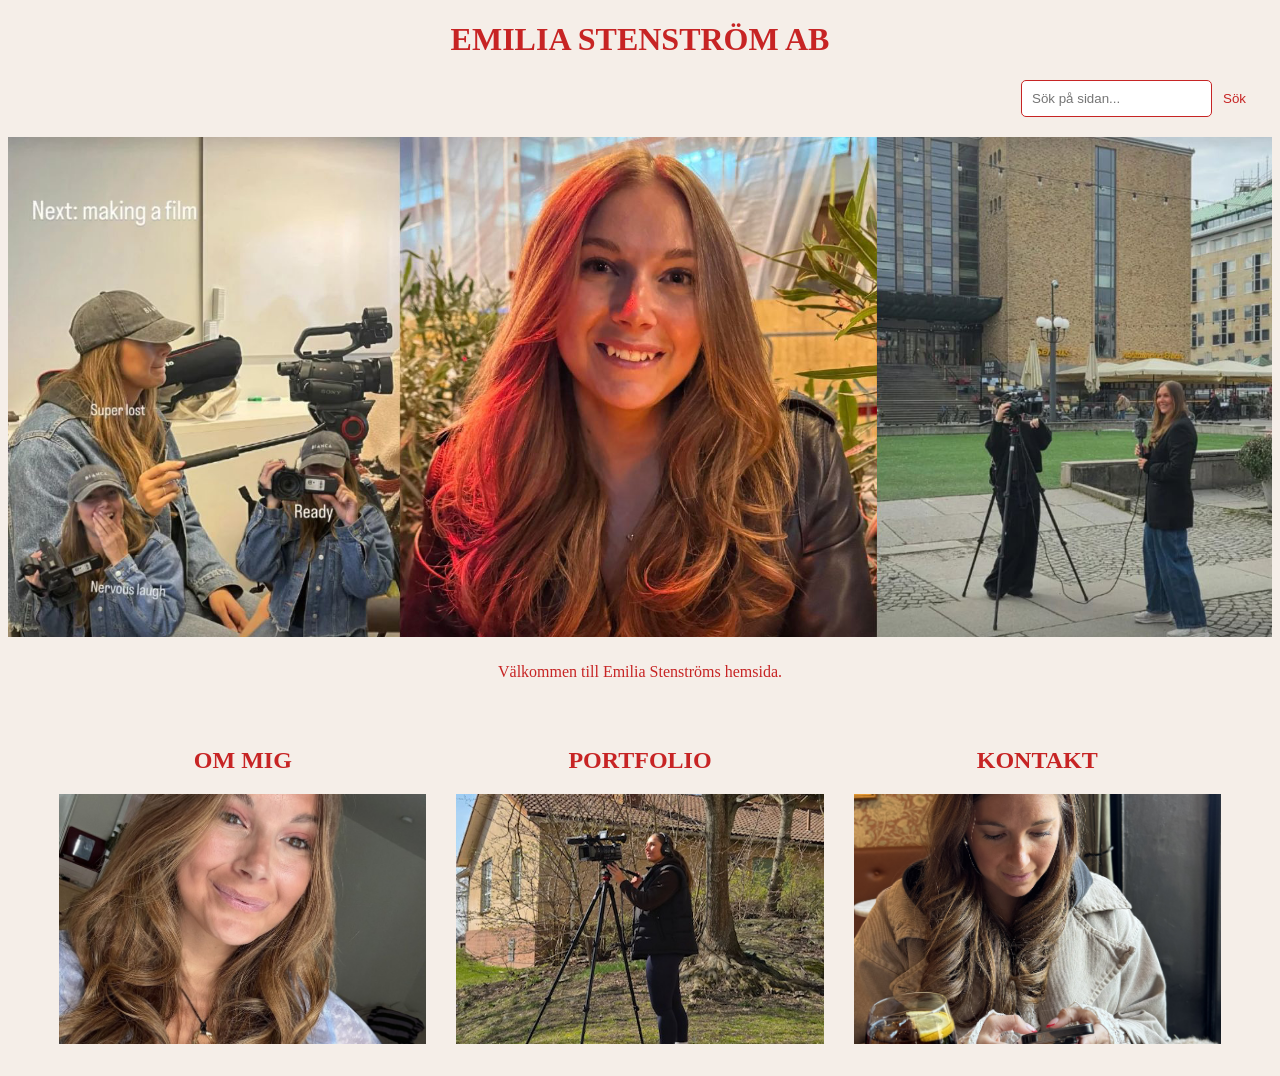
<file: index.html>
<!DOCTYPE html>
<html lang="sv">
<head>
     <meta charset="UTF-8">
     <meta name="viewport" content="width=device-width, initial-scale=1.0">

<!--Här är min logga i bild och vad det står i pop-up-fliken och min css sheet, samt min huvudrubrik. Detta finns på alla html-sidor-->

<link rel="icon" type="img/es-logga" href="Webbdesign_Bilder/es-logga.png">

    <link rel="stylesheet" href="style.css">

    <title>EMILIA STENSTRÖM AB</title>

            <h1>EMILIA STENSTRÖM AB</h1>


</head>

<body>

<!-- här är min sökruta och den är kopplad till js.-dokumentet och har en knapp-->    

<div class="sok-ruta">
    <input type="text" id="sokfalt" placeholder="Sök på sidan..."
    ><button onclick="sokPaSidan()">Sök</button>
</div>

<!-- här börjar hemsidans "brödtext" -->
<header class="startsidan">
</header>

<section class="intro">

    <p>Välkommen till Emilia Stenströms hemsida.</p>

</section>
    
<!-- layouten på in framsida är en menysida där man kan välja att trycka på bilderna för att komma vidare till en ny sida. Bild och text hänger ihop.-->

<section class="meny">

    <a href="om-mig.html" class="meny-kort">

            <h2>OM MIG</h2>
            
        <img src="Webbdesign_Bilder/om-mig.jpg">
    
    </a>


    <a href="portfolio.html" class="meny-kort">
            <h2>PORTFOLIO</h2>
        <img src="Webbdesign_Bilder/portfolio.jpg">
    
    </a>


    <a href="kontakt.html" class="meny-kort">
            <h2>KONTAKT</h2>
        <img src="Webbdesign_Bilder/kontakt.jpg">
    
    </a>
    
</section>

<!-- länk till min java script sida-->

    <script src="Java.js"></script>

</body>
</html>
</file>
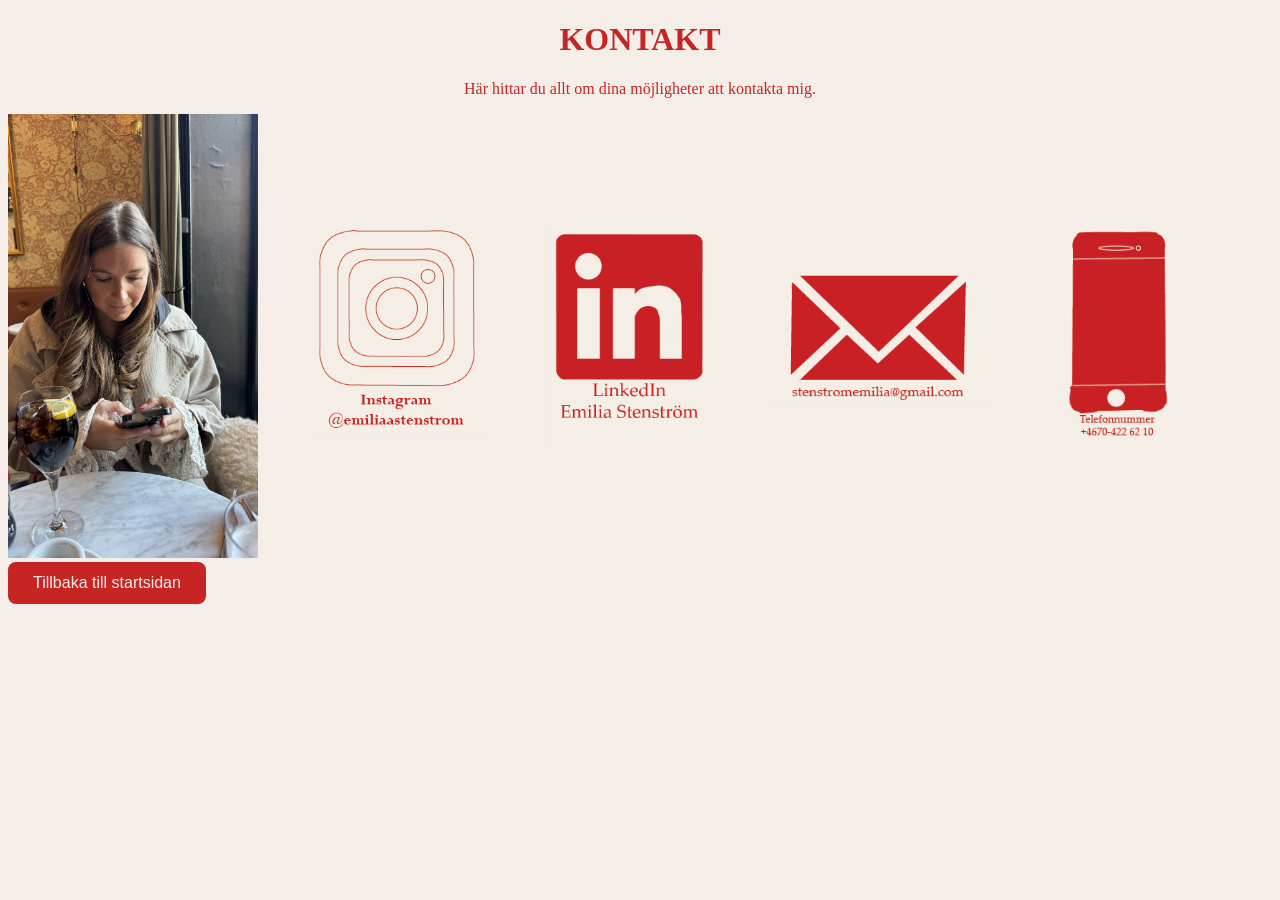
<file: kontakt.html>
<!DOCTYPE html>
<html lang="sv">
<head>
         <meta charset="UTF-8">
     <meta name="viewport" content="width=device-width, initial-scale=1.0">
     
<link rel="icon" type="img/es-logga" href="Webbdesign_Bilder/es-logga.png">

    <title>KONTAKTA</title>
    <link rel="stylesheet" href="style.css">
</head>

<body>

    <h1>KONTAKT</h1>

    <p>Här hittar du allt om dina möjligheter att kontakta mig.</p>

<div class="kontakt-layout">

    <div class="kontakt-bild">
        <img src="Webbdesign_Bilder/kontakt.jpg" alt="Bild på mig">
    </div>

<div class="sociala-lankar">

<!--Länkat till nya flikar min profil på instagram och linked in, även gjort så min mejl hamnar i ett nytt meddelande när man trycker på mejlloggan, Telefonen gör ingenting-->

        <a href="https://www.instagram.com/emiliaastenstrom/" target="_blank">
            <img src="Webbdesign_Bilder/Instagram-logo.png" alt="Instagram">
        </a>

        <a href="https://www.linkedin.com/in/emilia-stenstr%C3%B6m-0221a01b6/" target="_blank">
            <img src="Webbdesign_Bilder/Linkedin-logo.png" alt="LinkedIn">
        </a>
   
        <a href="mailto:stenstromemilia@gmail.com">
            <img src="Webbdesign_Bilder/Mail-logo.png" alt="Mejl">
        </a>

         <img src="Webbdesign_Bilder/Telefon.png" alt="Telefon">
</div>

</div>


    <button class="tillbaka-knapp" onclick="window.location.href='index.html'">
    Tillbaka till startsidan
</button>

</body>
</html>
</file>
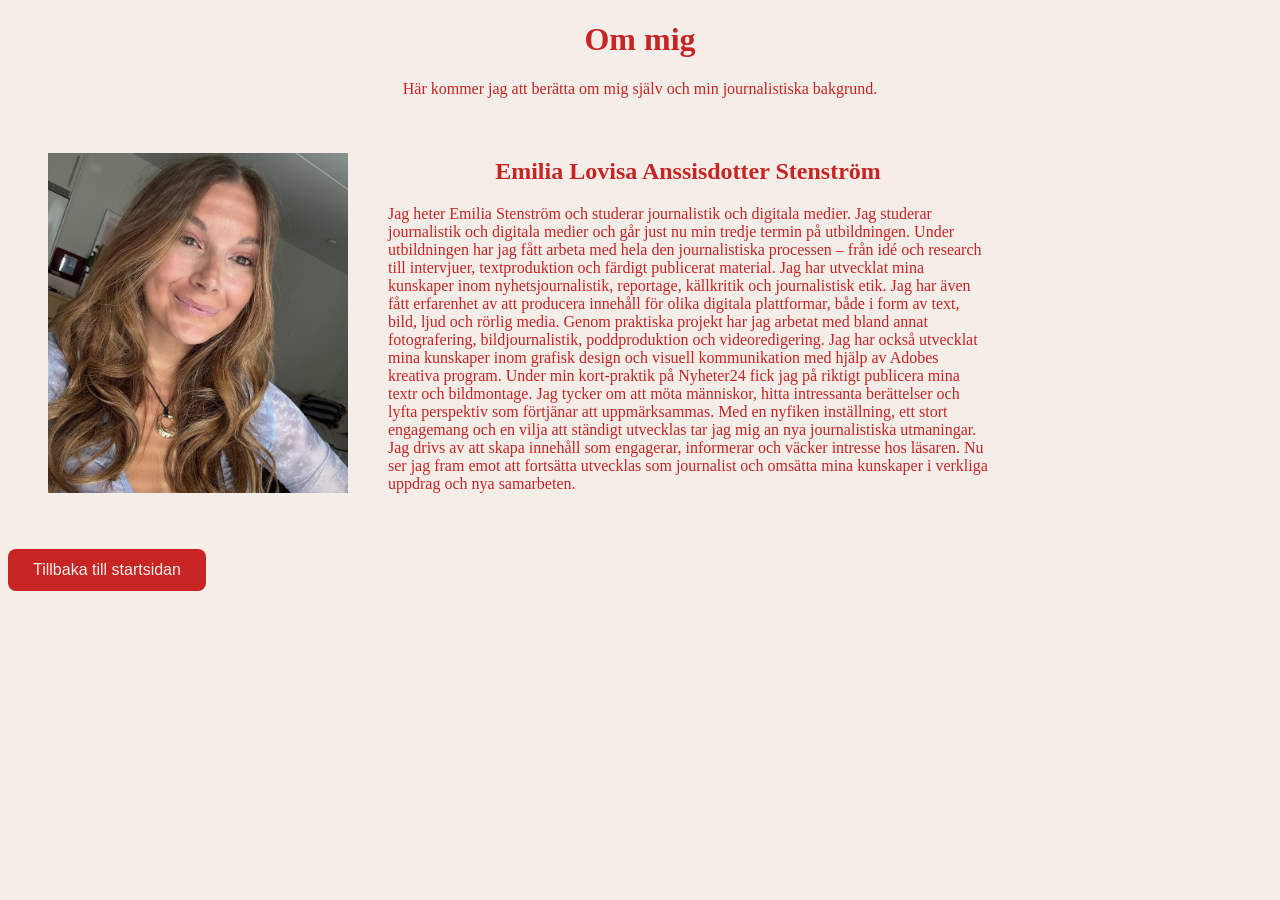
<file: om-mig.html>
<!DOCTYPE html>
<html lang="sv">
<head>
         <meta charset="UTF-8">
     <meta name="viewport" content="width=device-width, initial-scale=1.0">
     
<link rel="icon" type="img/es-logga" href="Webbdesign_Bilder/es-logga.png">

    <title>Om mig</title>
    <link rel="stylesheet" href="style.css">
</head>

<body>

    <h1>Om mig</h1>
<!-- här är en paragraf-->
    <p>Här kommer jag att berätta om mig själv och min journalistiska bakgrund.</p>

<p>
<!--en grupp har gjorts, lagt in vilken väg bilderna ska hittas, min andra rubrik och paragraf-->
<div class="om-mig-innehall">

    <img src="Webbdesign_Bilder/om-mig.jpg" alt="Bild på mig">
    <div class="om-mig-text">
        <h2>Emilia Lovisa Anssisdotter Stenström</h2>

        <p>Jag heter Emilia Stenström och studerar journalistik
och digitala medier. Jag studerar journalistik och digitala medier och går just nu min tredje termin på utbildningen. Under utbildningen har jag fått arbeta med hela den journalistiska processen – från idé och research till intervjuer, textproduktion och färdigt publicerat material. Jag har utvecklat mina kunskaper inom nyhetsjournalistik, reportage, källkritik och journalistisk etik. Jag har även fått erfarenhet av att producera innehåll för olika digitala plattformar, både i form av text, bild, ljud och rörlig media. Genom praktiska projekt har jag arbetat med bland annat fotografering, bildjournalistik, poddproduktion och videoredigering. Jag har också utvecklat mina kunskaper inom grafisk design och visuell kommunikation med hjälp av Adobes kreativa program. Under min kort-praktik på Nyheter24 fick jag på riktigt publicera mina textr och bildmontage. Jag tycker om att möta människor, hitta intressanta berättelser och lyfta perspektiv som förtjänar att uppmärksammas. Med en nyfiken inställning, ett stort engagemang och en vilja att ständigt utvecklas tar jag mig an nya journalistiska utmaningar. Jag drivs av att skapa innehåll som engagerar, informerar och väcker intresse hos läsaren. Nu ser jag fram emot att fortsätta utvecklas som journalist och omsätta mina kunskaper i verkliga uppdrag och nya samarbeten.</p>
    </div>

</div>

<!--jag gjorde en tillbakaknapp och valde att sätta den längst ner på sidan så man måste scrolla förbi sidan för att kunna tillbaka till-->

    <button class="tillbaka-knapp" onclick="window.location.href='index.html'">
    Tillbaka till startsidan
</button>

</body>
</html>
</file>
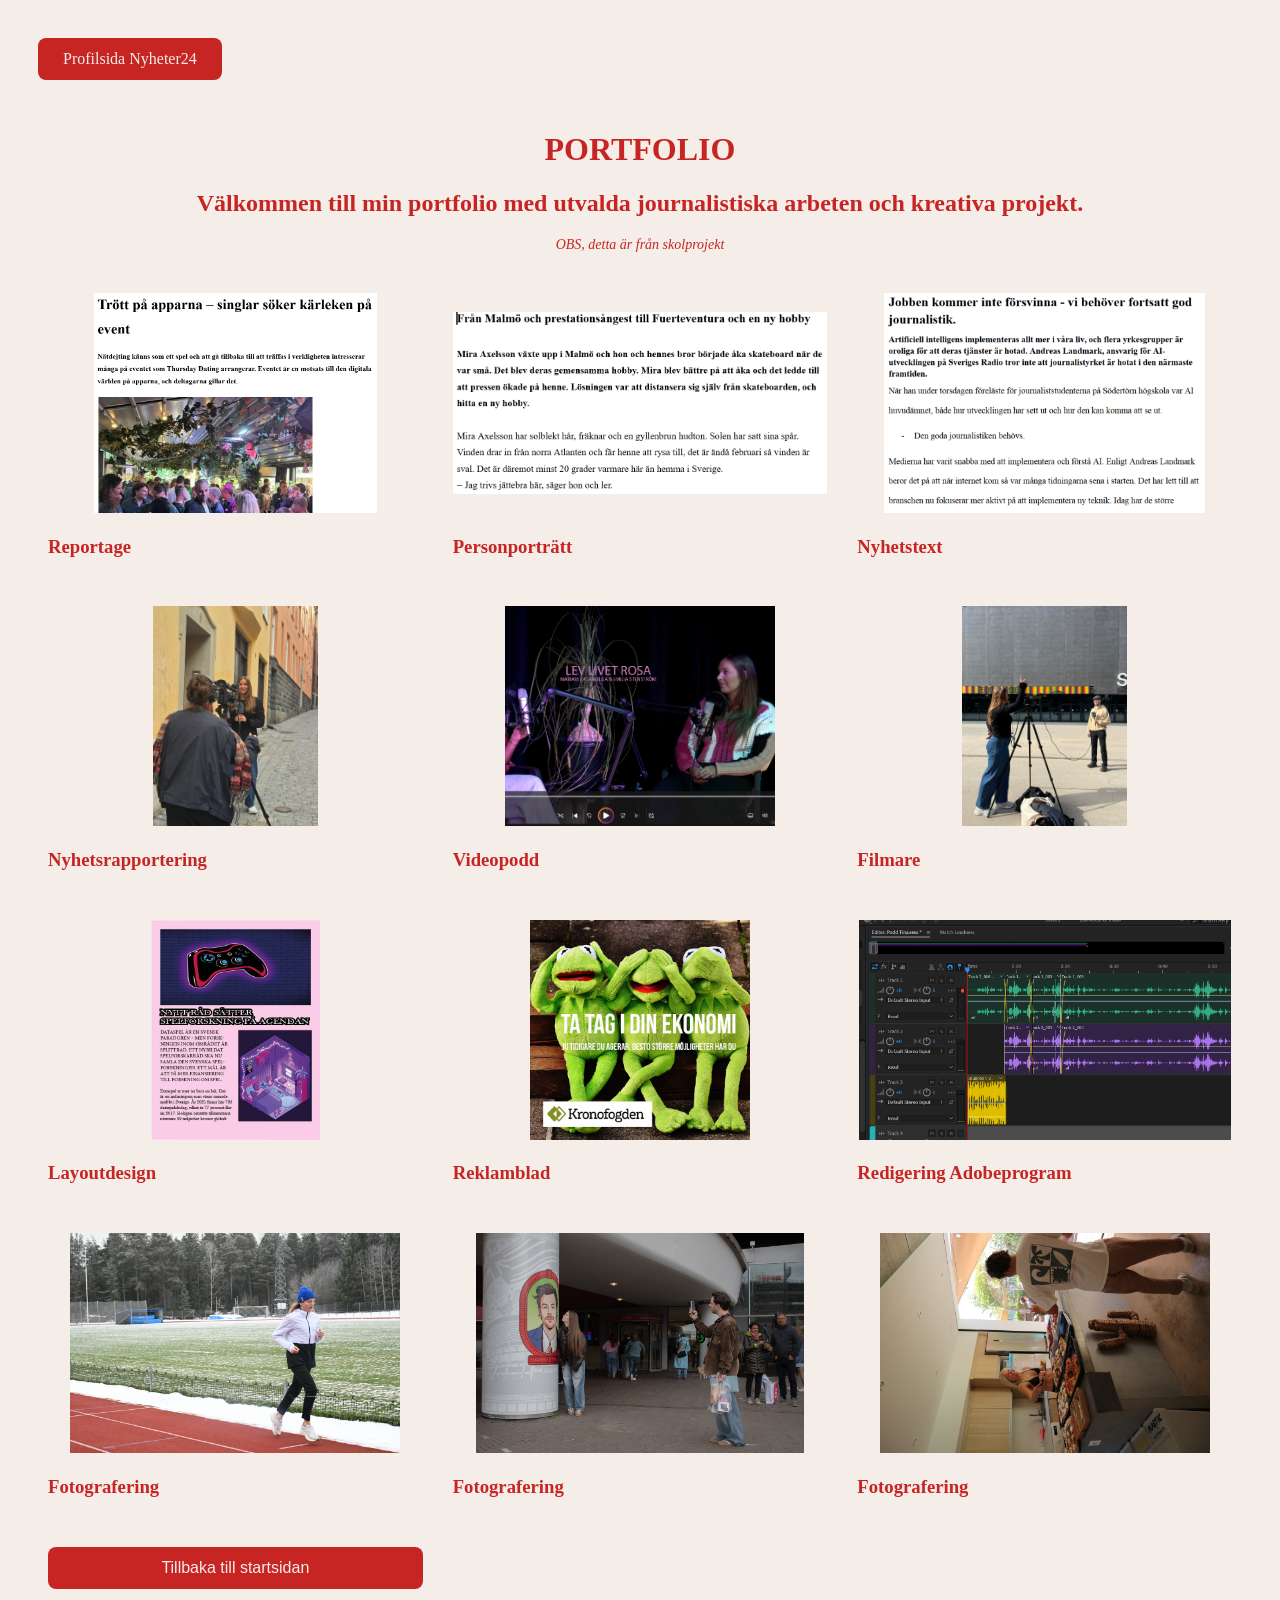
<file: portfolio.html>
<!DOCTYPE html>
<html lang="sv">

<head>
         <meta charset="UTF-8">
     <meta name="viewport" content="width=device-width, initial-scale=1.0">
     
<link rel="icon" type="img/es-logga" href="Webbdesign_Bilder/es-logga.png">

    <title>PORTFOLIO</title>
    <link rel="stylesheet" href="style.css">
</head>

<!-- href visar vart man ska tas. Gjort en knapp som tar en till en ny flik-->

<a href="https://nyheter24.se/profil/emilia.stenstrom" 
   class="nyheter24-knapp" 
   target="_blank">
   Profilsida Nyheter24
</a>

<body class="portfolio-sida"></body>

    <h1>PORTFOLIO</h1>

    <h2> Välkommen till min portfolio med utvalda journalistiska arbeten och kreativa projekt. </h2>
    <p class="obs">OBS, detta är från skolprojekt</p>


<!--Jag ville ha 3x4 bilder och då blev det en grid-layout. 12 bilder och 3e rubrik-->

<div class="portfolio-grid">

    <div class="portfolio-kort">
        <img src="Webbdesign_Bilder/Bild1.png" alt="Reportage">
        <h3>Reportage</h3>
    </div>

    <div class="portfolio-kort">
        <img src="Webbdesign_Bilder/Bild2.png" alt="Personporträtt">
        <h3>Personporträtt</h3>
    </div>

    <div class="portfolio-kort">
        <img src="Webbdesign_Bilder/Bild3.png" alt="Nyhetstext">
        <h3>Nyhetstext</h3>
    </div>

    <div class="portfolio-kort">
        <img src="Webbdesign_Bilder/Bild4.png" alt="Nyhetsrapportering">
        <h3>Nyhetsrapportering</h3>
    </div>

    <div class="portfolio-kort">
        <img src="Webbdesign_Bilder/Bild5.png" alt="Videopodd">
        <h3>Videopodd</h3>
    </div>

    <div class="portfolio-kort">
        <img src="Webbdesign_Bilder/Bild6.png" alt="Filmare">
        <h3>Filmare</h3>
    </div>

    <div class="portfolio-kort">
        <img src="Webbdesign_Bilder/Bild7.png" alt="Layoutdesign">
        <h3>Layoutdesign</h3>
    </div>

    <div class="portfolio-kort">
        <img src="Webbdesign_Bilder/Bild8.png" alt="Reklamblad">
        <h3>Reklamblad</h3>
    </div>

    <div class="portfolio-kort">
        <img src="Webbdesign_Bilder/Bild9.png" alt="Redigering">
        <h3>Redigering Adobeprogram</h3>
    </div>

    <div class="portfolio-kort">
        <img src="Webbdesign_Bilder/Bild10.png" alt="Fotografering">
        <h3>Fotografering</h3>
    </div>

    <div class="portfolio-kort">
        <img src="Webbdesign_Bilder/Bild11.png" alt="Fotografering">
        <h3>Fotografering</h3>
    </div>

    <div class="portfolio-kort">
        <img src="Webbdesign_Bilder/Bild12.png" alt="Fotografering">
        <h3>Fotografering</h3>
    </div>

    <button class="tillbaka-knapp" onclick="window.location.href='index.html'">
    Tillbaka till startsidan
</button>

</div>
</file>
<file: style.css>
/*Länkad till startsidan(.) Bild centrerad och den upprepas inte på sidan. Har lite problem med 500px och flex funktionen. Bilden blir olika beroende på storlek på sidan*/

.startsidan {  
    background-image: url("Webbdesign_Bilder/Header1.jpg");
    background-size: cover;
    background-position: center;
    background-repeat: no-repeat;
    height: 500px;
    width: 100%;

}

/*Länkat texten till html-filen, centrerad 10 px luft runt omkring texten*/

.intro {
    text-align: center;
    color: rgb(199, 36, 36);
    padding: 10px;
}

/*hemsidans bakgrundsfärg*/

body {
    background-color: #f5eee8;
}


/*Allt till sökrutan*/

.sok-ruta {
    display: flex;
    justify-content: flex-end;
    gap: 5px;
    margin: 20px;
}

.sok-ruta input {
    padding: 10px;
    border: 1px solid #c72424;
    border-radius: 5px;
}

.sok-ruta button {
    background-color: #f5eee8;
    color: #c72424;
    border: none;
}


/*Huvudrubrik*/
h1,
p {
    text-align: center;
    color: rgb(199, 36, 36);
}


/*På framsidan, meny-leyouten har allt här under*/
.meny {
    display: flex;
    justify-content: center;
    gap: 30px;
    padding: 20px;
}
.meny-kort {
    width: 30%;
    text-align: center;
    text-decoration: none;
    color: rgb(199, 36, 36);
}

.meny-kort img {
    width: 100%;
    height: 250px;
    object-fit: cover;
}


/*Här finns allt till Portfoliosidan*/
.portfolio-sida p {
    color: #c72424;
    font-size: 22px;
}

/*Specialare, för jag ville ha min paragraf i kursiv, fick göra en nu grupp för den som heter obs*/

.portfolio-sida p.obs {
    color: #c72424;
    font-size: 14px;
    font-style: italic;
}

img {
    width: 300px;
    height: auto;
}


/*Här finns allt Om mig-sidan*/
.om-mig-innehall {
    display: flex;
    align-items: center;
    gap: 40px;
    margin: 40px;
}

.profilbild {
    width: 300px;
    height: auto;
}

.om-mig-text {
    max-width: 600px;
}

.om-mig-text p {
    text-align: left;
}

/*Rubrik 2 färg och placering.*/
h2 {
    color: #c72424;
    text-align: center;
}



.tillbaka-knapp {
    background-color: #c72424;
    color: #f5eee8;
    padding: 12px 25px;
    border: none;
    border-radius: 8px;
    font-size: 16px;
    cursor: pointer;
}


/*Allting till portfoliosidan*/
.portfolio-grid {
    display: grid;
    grid-template-columns: repeat(3, 1fr);
    gap: 30px;
    margin: 40px;
}

.portfolio-kort img {
    width: 100%;
    height: 220px;
    object-fit: contain;
    background-color: #f5eee8;
}

.portfolio-kort h3 {
    color: #c72424;
}

/*Knappen som är länkad till en ny flik på Nyheter24*/

.nyheter24-knapp {
    display: inline-block;
    background-color: #c72424;
    color: #f5eee8;
    padding: 12px 25px;
    text-decoration: none;
    border-radius: 8px;
    font-size: 16px;
    margin: 30px;
}



.kontakt-layout {
    display: flex;
    flex-direction: row;
    align-items: center;
    gap: 30px;
}

.kontakt-bild img {
    width: 250px;
    height: auto;
}

.sociala-lankar {
    display: flex;
    flex-direction: row;
    align-items: center;
    gap: 20px;
}

.sociala-lankar img {
    width: 220px;
    height: 220px;
    object-fit: contain;
}





/* MOBILANPASSNING */

@media screen and (max-width: 768px) {

    /* Grundinställningar */
    * {
        box-sizing: border-box;
    }

    body {
        width: 100%;
        margin: 0;
        padding: 10px;
    }

    /* Startsidan */
    .startsidan {
        height: 250px;
        width: 100%;
        background-size: cover;
        background-position: center;
    }

    /* Sökfält */
    .sok-ruta {
        justify-content: center;
        margin: 10px 0;
        flex-wrap: wrap;
    }

    /* Menyn på startsidan */
    .meny {
        flex-direction: column;
        align-items: center;
        gap: 20px;
    }

    .meny-kort {
        width: 100%;
    }

    .meny-kort img {
        width: 100%;
        height: 200px;
        object-fit: cover;
    }

    /* Rubriker och text */
    h1 {
        font-size: 28px;
    }

    h2 {
        font-size: 23px;
    }

    p {
        font-size: 16px;
        line-height: 1.5;
    }

    /* Om mig */
    .om-mig-innehall {
        flex-direction: column;
        align-items: center;
        margin: 20px 0;
        gap: 20px;
    }

    .profilbild {
        width: 100%;
        max-width: 300px;
    }

    .om-mig-text {
        width: 100%;
    }

    /* Portfolio */
    .portfolio-grid {
        grid-template-columns: 1fr;
        margin: 15px 0;
        gap: 20px;
    }

    .portfolio-kort {
        width: 100%;
    }

    .portfolio-kort img {
        width: 100%;
        height: auto;
    }

    /* Kontaktsidan */
    .kontakt-layout {
        flex-direction: column;
        align-items: center;
    }

    .kontakt-bild img {
        width: 180px;
    }

    .sociala-lankar {
        flex-direction: column;
        align-items: center;
        gap: 15px;
    }

    .sociala-lankar img {
        width: 150px;
        height: 150px;
    }

    /* Knappar */
    .nyheter24-knapp {
        margin: 15px 0;
    }

}
</file>
